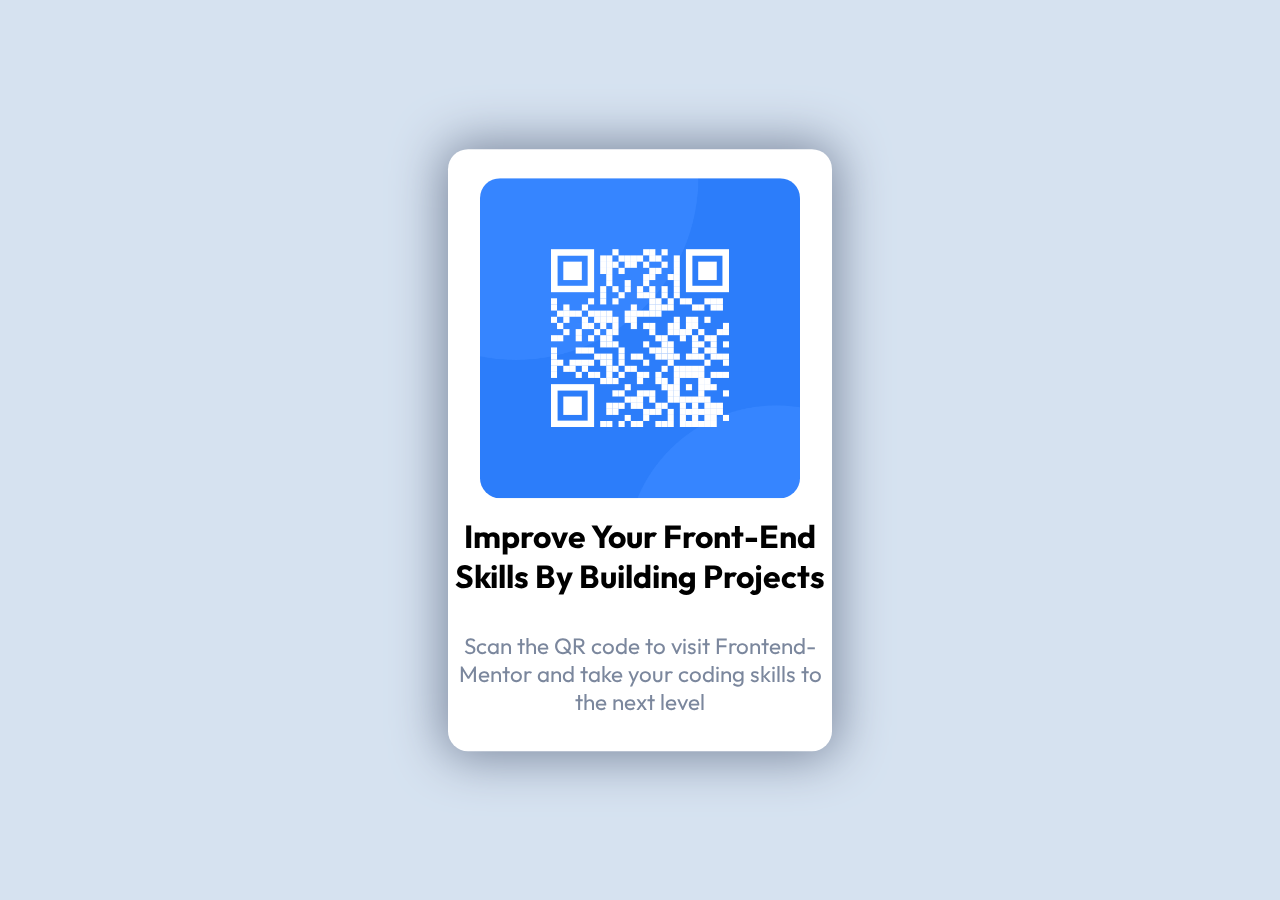
<file: Qr code concept/index.html>
<!DOCTYPE html>
<html lang="en">
<head>
    <meta charset="UTF-8">
    <meta name="viewport" content="width=device-width, initial-scale=1.0">
    <title>Document</title>
    <link rel="stylesheet" type="text/css" href="local.css"/>
    <link rel="stylesheet" href="https://fonts.googleapis.com/css2?family=Outfit:wght@400;700&display=swap">
</head>

<body>
    <div class="mother">
    <div class="container">
        <img src="images/image-qr-code.png" alt="qr-code">
        <h1>Improve Your Front-End Skills By Building Projects</h1>
        <p>Scan the QR code to visit Frontend-Mentor and take your coding skills to the next level</p>
    </div>
    </div>
</body>
</html>
</file>
<file: Qr code concept/local.css>
body {
    display:flex;
    position:relative;
    background:hsl(212, 45%, 89%);
   
}


.mother{
    display: flex;
    position:absolute;
 
}
.container {
    background: hsl(0, 0%, 100%);
    position:fixed;
    display:grid;
    place-items: center;
    text-align: center;
    border-radius: 20px;
    width:30vw;
    height:47vw;
    box-shadow: 0px 0px 50px 5px hsl(220, 15%, 55%);
    top:50%;
    left:50%;
    transform:translate(-50%, -50%);
}

.container img {
    position:absolute;
    top:2.3vw;
    height:25vw;
    width:25vw;
    border-radius: 20px
}
.container h1 {
    font-family:outfit;
    font-weight: 700;
    position:absolute;
    top:27vw;
    font-size: clamp(.3rem, 2.5vw, 4rem)

}

.container p {
    position: absolute;
    top:36vw;
    font-family:outfit;
    font-weight:400;
    font-size: clamp(.3rem, 1.75vw, 4rem);
    color:hsl(220, 15%, 55%)
}
</file>
